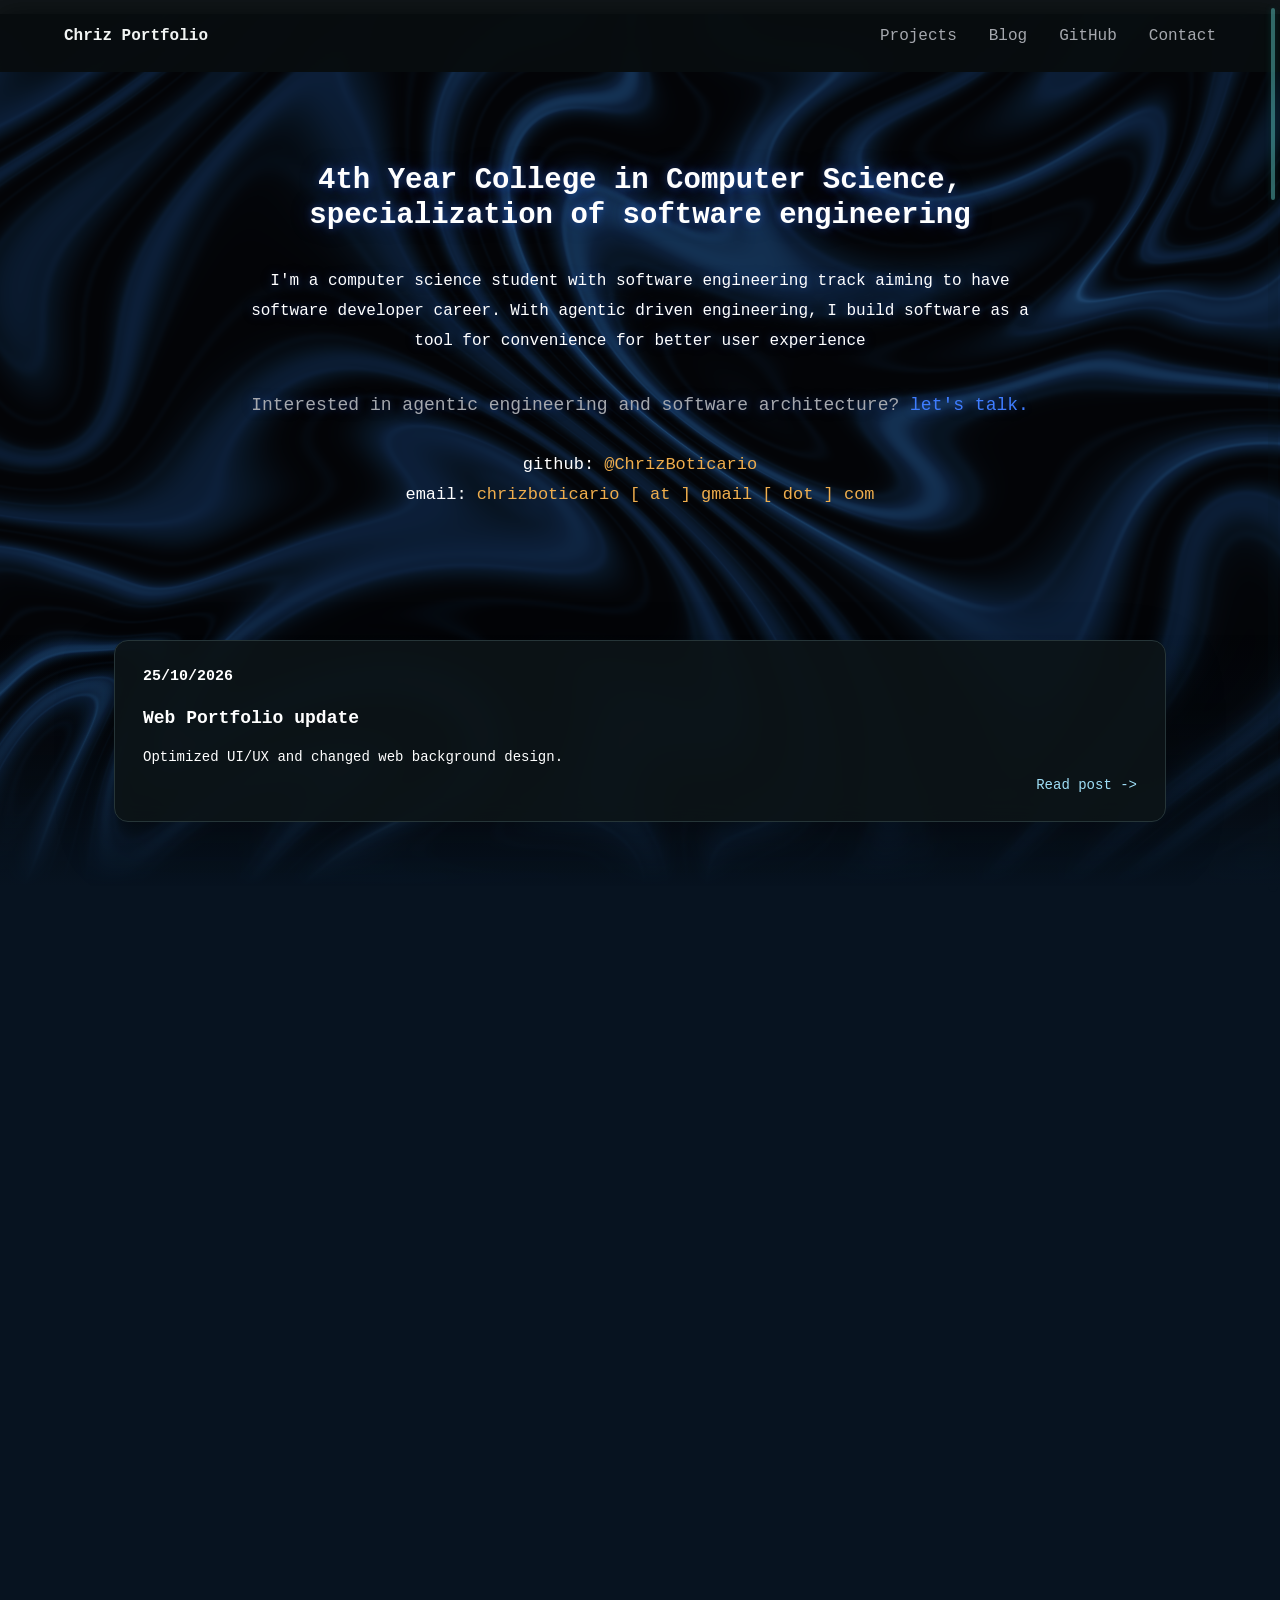
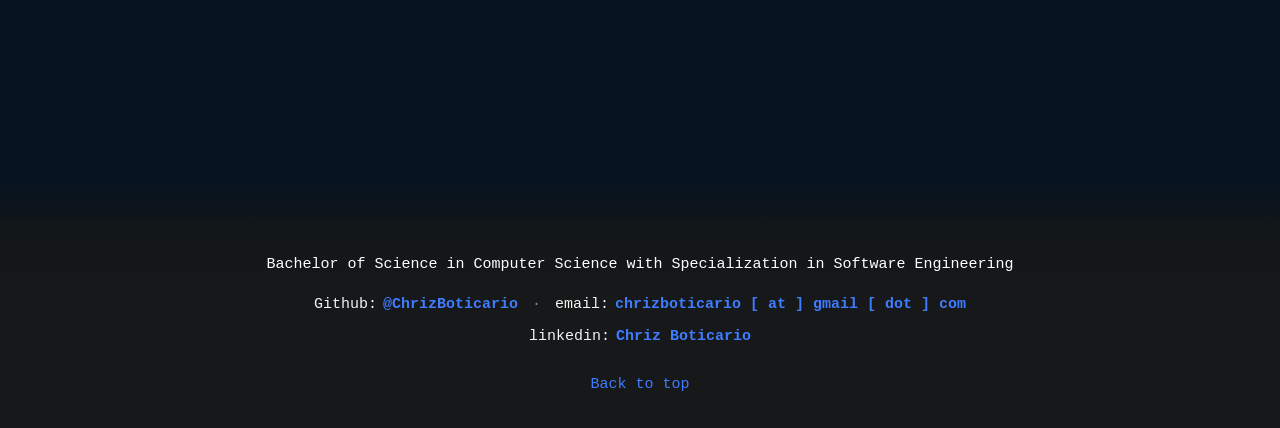
<file: index.html>
<!doctype html>
<html lang="en">
<head>
  <meta charset="utf-8">
  <meta name="viewport" content="width=device-width, initial-scale=1, viewport-fit=cover">
  <meta name="robots" content="noindex">
  <meta http-equiv="refresh" content="0; url=Main.html">
  <title>Chriz Portfolio</title>
  <script>window.location.replace("Main.html");</script>
</head>
<body>
  <p>Opening <a href="Main.html">Chriz Portfolio</a>...</p>
</body>
</html>
</file>
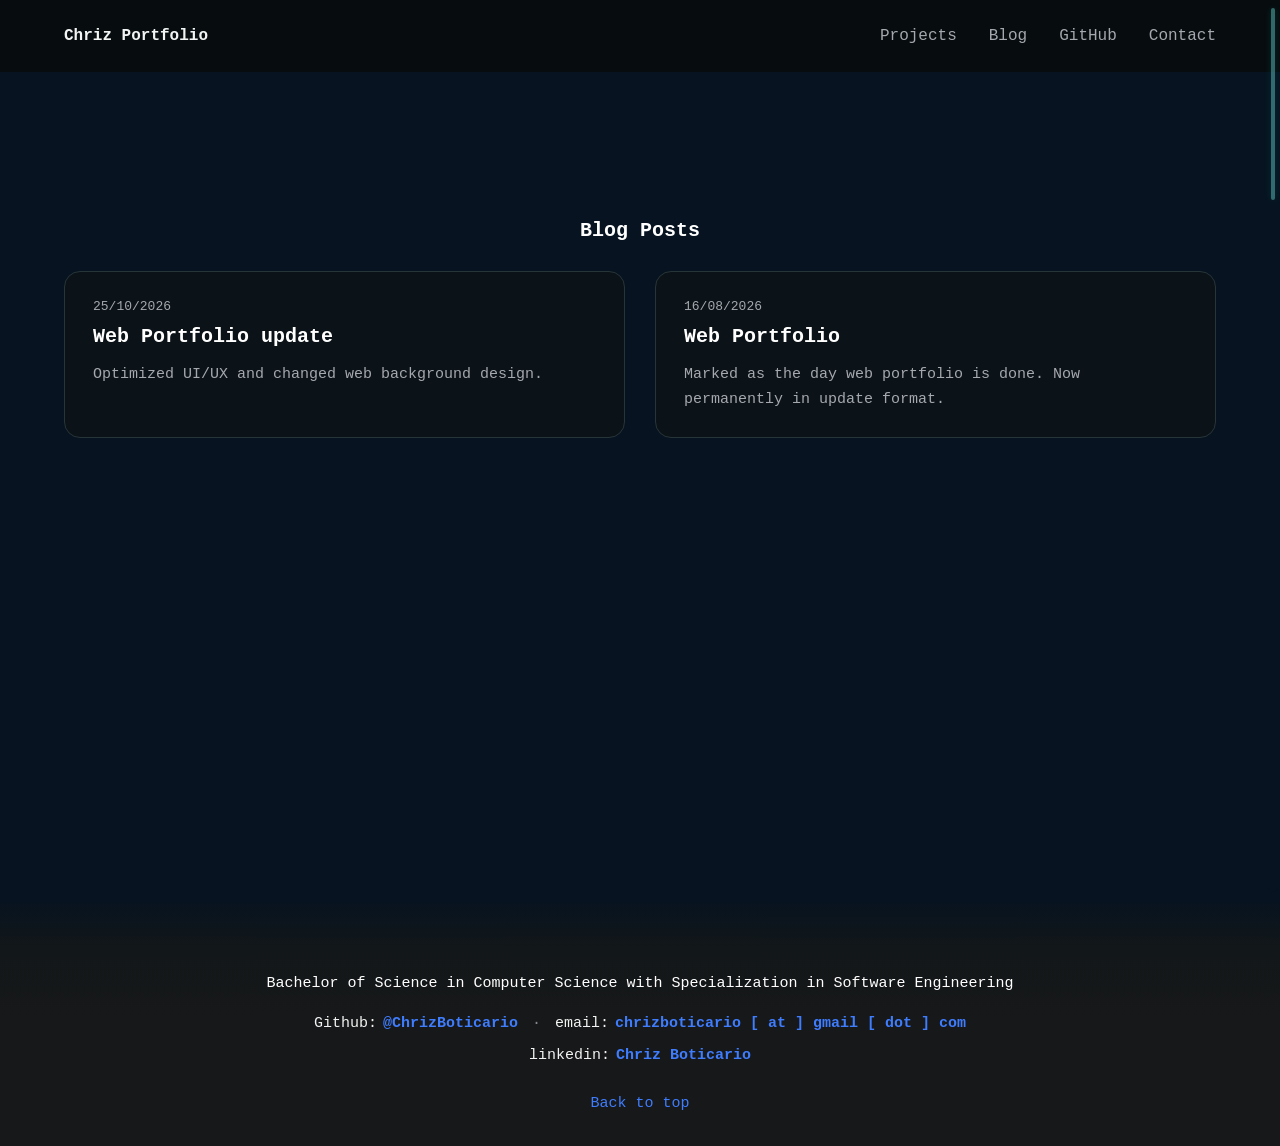
<file: blog.html>
<!doctype html>
<html lang="en">
<head>
  <meta charset="utf-8">
  <meta name="viewport" content="width=device-width, initial-scale=1, viewport-fit=cover">
  <meta name="description" content="Writing notes from Chriz about software engineering, learning, and project decisions.">
  <meta name="theme-color" content="#080d0f">
  <title>Blog | Chriz Portfolio</title>
  <link rel="icon" href="data:image/svg+xml,%3Csvg xmlns='http://www.w3.org/2000/svg' viewBox='0 0 32 32'%3E%3Crect width='32' height='32' fill='%23080d0f'/%3E%3Cpath d='M9 7H5v18h4M23 7h4v18h-4' fill='none' stroke='%232fd3bd' stroke-width='2'/%3E%3C/svg%3E">
  <link rel="stylesheet" href="css/style.css?v=20261020-scrollbar-2in">
  <link rel="stylesheet" href="css/blog.css?v=20261025-blog-neon-navy">
</head>
<body id="top">
  <a class="skip-link" href="#main-content">Skip to content</a>
  <header class="site-header">
    <a class="brand" href="Main.html">Chriz Portfolio</a>
    <button class="menu-toggle" type="button" aria-expanded="false" aria-controls="primary-navigation" aria-label="Open navigation" data-menu-toggle>
      <span aria-hidden="true"></span>
      <span aria-hidden="true"></span>
    </button>
    <nav class="primary-navigation" id="primary-navigation" aria-label="Primary navigation" data-navigation>
      <a class="nav-link" href="Main.html#work">Projects</a>
      <a class="nav-link" href="blog.html">Blog</a>
      <a class="nav-link" href="https://github.com/ChrizBoticario" target="_blank" rel="noreferrer">GitHub</a>
      <a class="nav-link" href="Main.html#contact">Contact</a>
    </nav>
  </header>

  <main id="main-content" class="blog-main">
    <h2 class="blog-section-title">Blog Posts</h2>

    <div class="blog-list">
      <!--
        BLOG POST TEMPLATE
        ================
        Copy and paste the block below to create a new blog post.
        Place new posts at the TOP of the .blog-list (newest first).
        The blog stack is: old bottom, top latest.

        Requirements:
        - Date formatted as DD/MM/YYYY. This date controls newest-to-oldest sorting.
        - Title.
        - Body paragraph. The first paragraph is also used by the home page latest-blog preview.
        - Optional id. If you do not add one, JavaScript creates one from the date and title.

        Newest post goes above older posts. The home page preview always reads the top/newest post.

        Example:
      -->
      <!--
      <article class="blog-post" data-blog-post>
        <div class="blog-post-inner">
          <span class="blog-post-date">DD/MM/YYYY</span>
          <h3 class="blog-post-title">Your Blog Post Title</h3>
          <div class="blog-post-body">
            <p>Your blog post content goes here. You can add multiple paragraphs by adding more &lt;p&gt; tags.</p>
          </div>
        </div>
      </article>
      -->

      <article class="blog-post" data-blog-post id="web-portfolio-update-2026-10-25">
        <div class="blog-post-inner">
          <span class="blog-post-date">25/10/2026</span>
          <h3 class="blog-post-title">Web Portfolio update</h3>
          <div class="blog-post-body">
            <p>Optimized UI/UX and changed web background design.</p>
          </div>
        </div>
      </article>

      <article class="blog-post" data-blog-post id="placeholder-post">
        <div class="blog-post-inner">
          <span class="blog-post-date">16/08/2026</span>
          <h3 class="blog-post-title">Web Portfolio</h3>
          <div class="blog-post-body">
            <p>Marked as the day web portfolio is done. Now permanently in update format.</p>
          </div>
        </div>
      </article>

    </div>
  </main>

  <footer class="site-footer compact-footer">
    <p class="footer-degree">Bachelor of Science in Computer Science with Specialization in Software Engineering</p>
    <nav class="footer-profile-line" aria-label="Profile links">
      <a href="https://www.linkedin.com/in/chriz-boticario-026060381/" target="_blank" rel="noreferrer">linkedin:<strong>Chriz Boticario</strong></a>
    </nav>
    <a class="back-to-top" href="#top">Back to top</a>
  </footer>
  <script src="js/main.js?v=20261025-current-interactions" defer></script>

</body>
</html>
</file>
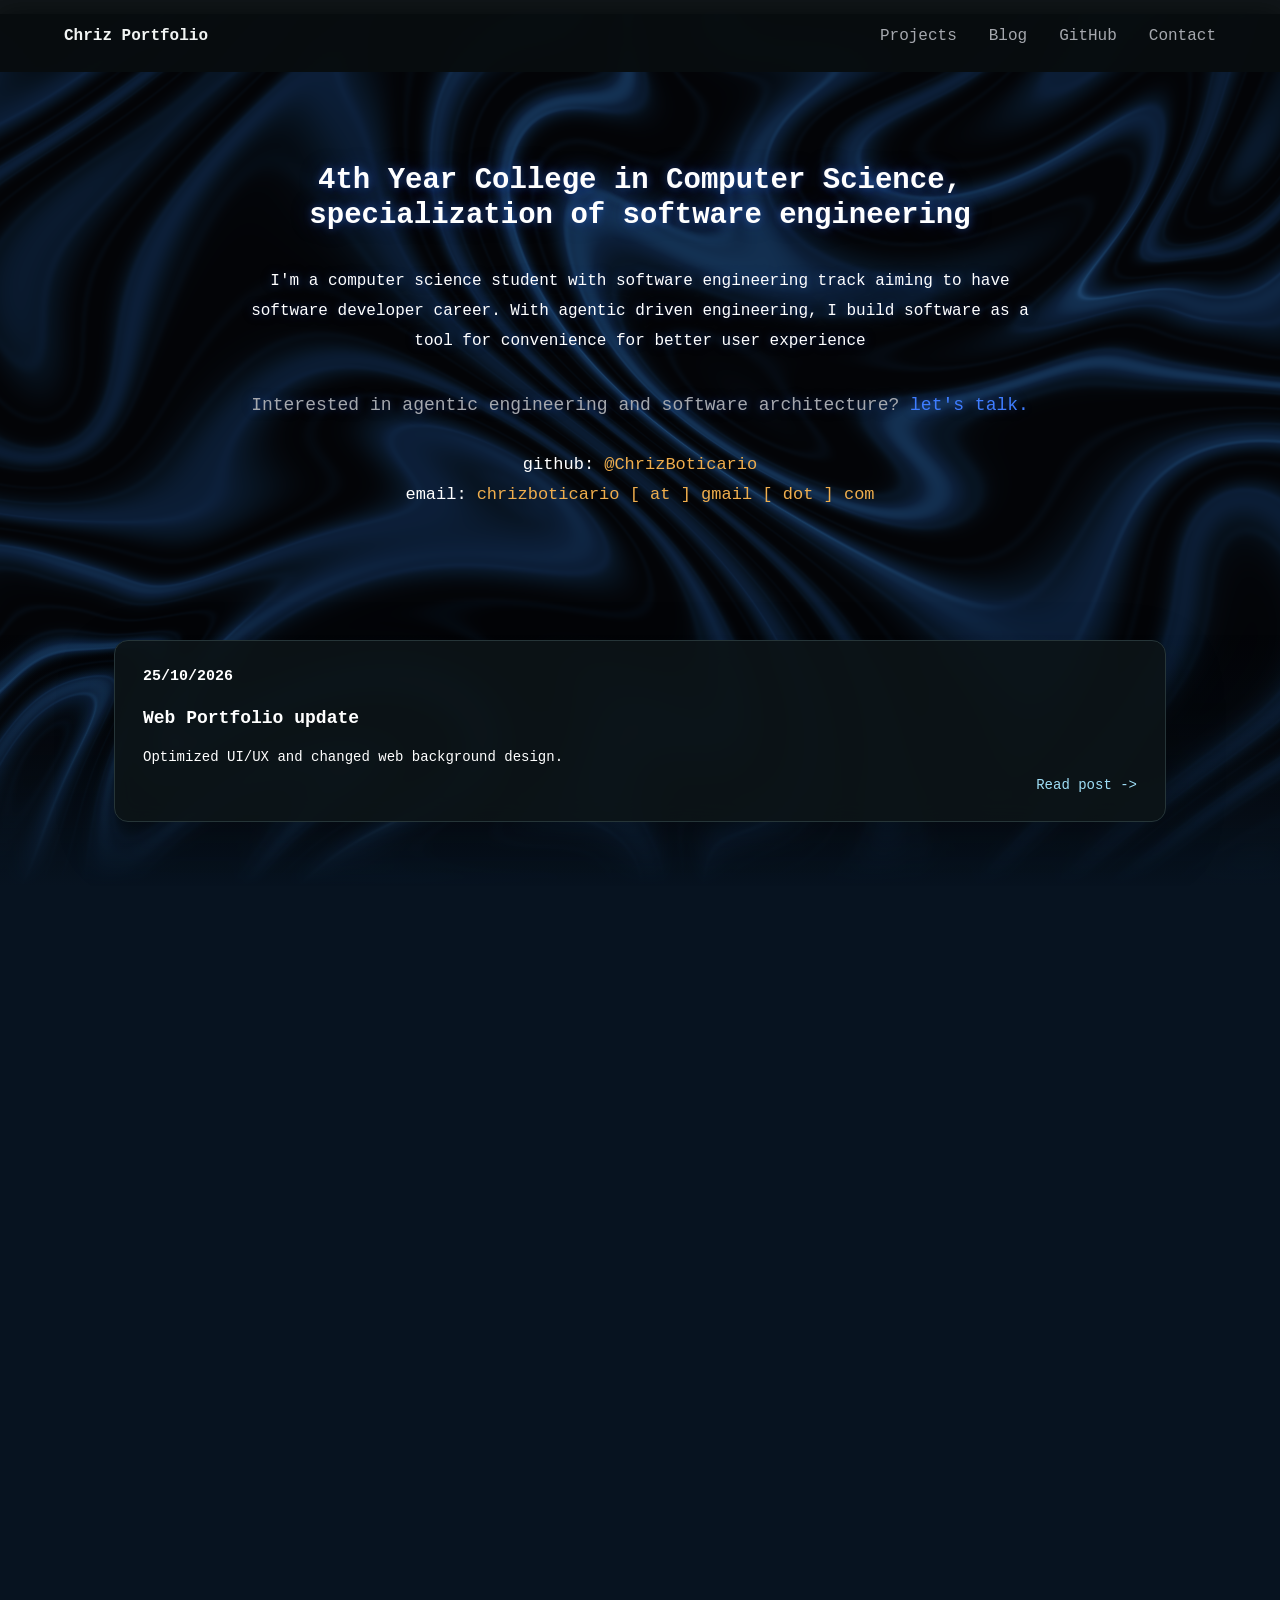
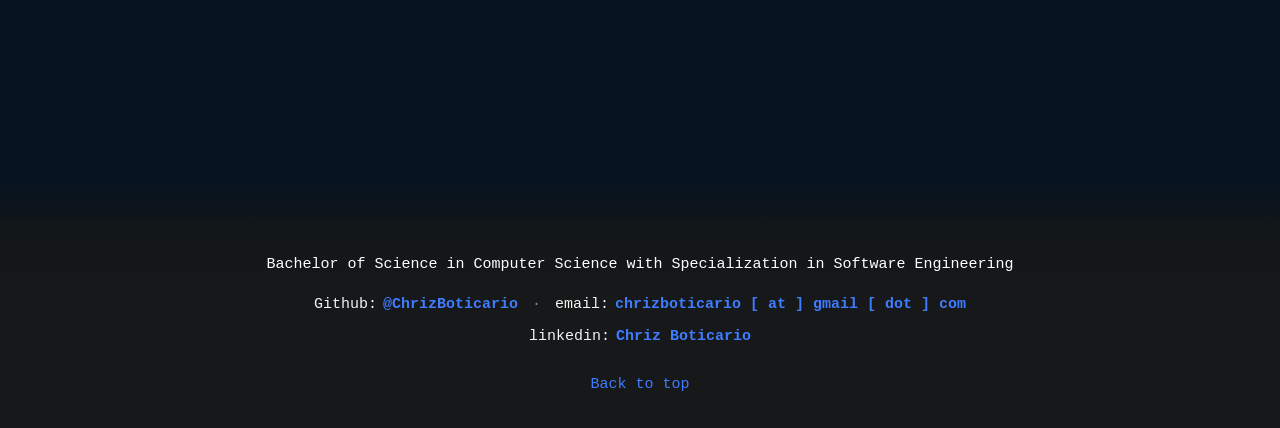
<file: Main.html>
<!doctype html>
<html lang="en">
<head>
  <meta charset="utf-8">
  <meta name="viewport" content="width=device-width, initial-scale=1, viewport-fit=cover">
  <meta name="description" content="Chriz's portfolio: software projects, certifications, education, and contact details.">
  <meta name="theme-color" content="#080d0f">
  <title>Chriz Web Portfolio</title>
  <link rel="icon" href="data:image/svg+xml,%3Csvg xmlns='http://www.w3.org/2000/svg' viewBox='0 0 32 32'%3E%3Crect width='32' height='32' fill='%23080d0f'/%3E%3Cpath d='M9 7H5v18h4M23 7h4v18h-4' fill='none' stroke='%232fd3bd' stroke-width='2'/%3E%3C/svg%3E">
  <link rel="stylesheet" href="css/style.css?v=20261025-brand-hover">
  <link rel="stylesheet" href="css/home.css?v=20261025-neon-navy-hover">
  <link rel="stylesheet" href="css/intro.css?v=20261020">
  <script src="js/intro.js?v=20261025-entry-aware"></script>
</head>
<body id="top">
  <div class="intro-stage" aria-hidden="true">
    <div class="intro-sphere"></div>
    <div class="intro-wave"></div>
  </div>
  <div class="intro-page" data-intro-page>
  <a class="skip-link" href="#main-content">Skip to content</a>
  <div class="marble-background" aria-hidden="true">
    <canvas class="marble-background-media" data-marble-background></canvas>
  </div>

  <header class="site-header" data-header>
    <a class="brand" href="Main.html" data-home-brand>Chriz Portfolio</a>
    <button class="menu-toggle" type="button" aria-expanded="false" aria-controls="primary-navigation" aria-label="Open navigation" data-menu-toggle>
      <span aria-hidden="true"></span>
      <span aria-hidden="true"></span>
    </button>
    <nav class="primary-navigation" id="primary-navigation" aria-label="Primary navigation" data-navigation>
      <a class="nav-link" href="#work">Projects</a>
      <a class="nav-link" href="blog.html">Blog</a>
      <a class="nav-link" href="https://github.com/ChrizBoticario" target="_blank" rel="noreferrer" data-header-link="github">GitHub</a>
      <a class="nav-link" href="#contact">Contact</a>
    </nav>
  </header>

  <main id="main-content">
    <section class="hero" aria-labelledby="hero-title">
      <div class="hero-shade" aria-hidden="true"></div>
      <div class="hero-content">
        <h1 id="hero-title">4th Year College in Computer Science,<br>specialization of software engineering</h1>
        <p class="hero-statement">I'm a computer science student with software engineering track aiming to have software developer career. With agentic driven engineering, I build software as a tool for convenience for better user experience</p>
        <p class="hero-invitation">Interested in agentic engineering and software architecture? <a class="hero-talk-button" href="#contact">let's talk.</a></p>

        <div class="quick-contact" aria-label="Quick contact">
          <button class="copy-contact" type="button" data-copy="github">
            <span class="contact-label">github:</span>
            <span data-contact-display="github">@ChrizBoticario</span>
          </button>
          <button class="copy-contact" type="button" data-copy="email">
            <span class="contact-label">email:</span>
            <span data-contact-display="email">chrizboticario [ at ] gmail [ dot ] com</span>
          </button>
        </div>
        <p class="copy-status" data-copy-status aria-live="polite"></p>
      </div>
    </section>

    <section class="blog-preview-section" aria-labelledby="latest-blog-title">
      <a class="blog-preview reveal" href="blog.html#placeholder-post">
        <span class="blog-kicker">16/08/2026</span>
        <strong id="latest-blog-title">Web Portfolio</strong>
        <span class="blog-statement">Marked as the day web portfolio is done. Now permanently in update format.</span>
        <span class="blog-read">Read post -&gt;</span>
      </a>
    </section>

    <section class="work-section" id="work" aria-labelledby="work-title">
      <div class="section">
        <div class="section-heading reveal">
          <div>
            <h2 id="work-title">Projects</h2>
          </div>
        </div>
        <div class="project-list" data-project-list></div>
      </div>
    </section>

  </main>

  <footer class="site-footer" id="contact">
    <p class="footer-degree">Bachelor of Science in Computer Science with Specialization in Software Engineering</p>
    <nav class="footer-contact-line" aria-label="Contact and profile links">
      <a href="https://github.com/ChrizBoticario" target="_blank" rel="noreferrer">Github:<strong>@ChrizBoticario</strong></a>
      <span aria-hidden="true">·</span>
      <button type="button" data-copy="email">email:<strong>chrizboticario [ at ] gmail [ dot ] com</strong></button>
    </nav>
    <nav class="footer-profile-line" aria-label="Profile links">
      <a href="https://www.linkedin.com/in/chriz-boticario-026060381/" target="_blank" rel="noreferrer">linkedin:<strong>Chriz Boticario</strong></a>
    </nav>
    <a class="back-to-top" href="#top">Back to top</a>
  </footer>

  </div>
  <script src="js/main.js?v=20261025-current-interactions" defer></script>
  <script src="js/background-webgl.js?v=20261020-marble-webgl" defer></script>
  <script src="js/projects.js?v=20260928-project-interactions" defer></script>
</body>
</html>
</file>
<file: css/style.css>
:root {
  color-scheme: dark;
  --ink: #080d0f;
  --navy: #071320;
  --ink-raised: #0d1417;
  --ink-soft: #111a1d;
  --text: #f1f4f3;
  --muted: #a5a8ae;
  --faint: #617071;
  --line: #263538;
  --teal: #2fd3bd;
  --teal-dim: #138d80;
  --amber: #f0ae4d;
  --footer-gray: #171819;
  --surface-glass: rgba(13, 20, 23, 0.9);
  --content: 1180px;
  --gutter: clamp(20px, 5vw, 72px);
  --header-height: 72px;
  --tap-target: 44px;
  --hover-duration: 600ms;
  --hover-ease: cubic-bezier(0.2, 0.7, 0.2, 1);
  --modal-duration: 650ms;
}

* { box-sizing: border-box; }
html {
  scroll-behavior: auto;
  scrollbar-width: none;
}
html::-webkit-scrollbar { display: none; }
.page-scrollbar {
  position: fixed;
  z-index: 40;
  top: 8px;
  right: 2px;
  bottom: 8px;
  width: 10px;
  border-radius: 8px;
  background: rgba(12, 28, 35, 0.12);
  touch-action: none;
  cursor: pointer;
  opacity: 1;
  transform: translateX(0);
  transition: opacity 260ms ease, transform 360ms cubic-bezier(0.2, 0.7, 0.2, 1);
}
.page-scrollbar[hidden] { display: none; }
.page-scrollbar.is-hidden:not(:hover):not(:focus-visible):not(.is-dragging) {
  opacity: 0;
  transform: translateX(calc(100% + 4px));
  pointer-events: none;
}
.page-scrollbar-thumb {
  position: absolute;
  top: 0;
  left: 3px;
  width: 4px;
  height: 2in;
  border-radius: 6px;
  background: rgba(95, 205, 198, 0.48);
  box-shadow: 0 0 7px rgba(47, 211, 189, 0.14);
  transition: background-color 250ms ease, box-shadow 250ms ease;
}
.page-scrollbar:hover .page-scrollbar-thumb,
.page-scrollbar:focus-visible .page-scrollbar-thumb,
.page-scrollbar.is-dragging .page-scrollbar-thumb {
  background: rgba(138, 241, 225, 0.72);
  box-shadow: 0 0 10px rgba(47, 211, 189, 0.3);
}
.page-scrollbar:focus-visible { outline: 2px solid var(--amber); outline-offset: 2px; }
.intro-active .page-scrollbar { visibility: hidden; }
body {
  position: relative;
  margin: 0;
  overflow-x: clip;
  background: var(--navy);
  color: var(--text);
  font-family: Consolas, "Courier New", monospace;
  font-size: 16px;
  line-height: 1.65;
  letter-spacing: 0;
}
body::selection { background: var(--teal); color: var(--ink); }
a { color: inherit; text-decoration: none; }
button { font: inherit; letter-spacing: 0; }
a, button { -webkit-tap-highlight-color: transparent; }
a:focus-visible, button:focus-visible { outline: 2px solid var(--amber); outline-offset: 5px; }

.marble-background {
  position: absolute;
  top: 0;
  right: 0;
  left: 0;
  z-index: 0;
  /* Preserve the original video area over the hero and latest-blog preview. */
  height: clamp(840px, 100svh, 1040px);
  overflow: hidden;
  pointer-events: none;
  background: var(--navy);
}

.marble-background-media {
  position: absolute;
  inset: 0;
  width: 100%;
  height: 100%;
  min-width: 0;
  min-height: 0;
  display: block;
}

.marble-background::before {
  content: "";
  position: absolute;
  inset: 0;
  z-index: 1;
  --fade-length: clamp(210px, 28svh, 320px);
  pointer-events: none;
  background: linear-gradient(
    to bottom,
    transparent calc(var(--marble-end, 100%) - var(--fade-length)),
    color-mix(in srgb, var(--navy) 14%, transparent) calc(var(--marble-end, 100%) - var(--fade-length) * 0.7),
    color-mix(in srgb, var(--navy) 60%, transparent) calc(var(--marble-end, 100%) - var(--fade-length) * 0.28),
    var(--navy) var(--marble-end, 100%)
  );
}

.skip-link {
  position: fixed;
  top: 10px;
  left: 10px;
  z-index: 100;
  padding: 8px 12px;
  background: var(--text);
  color: var(--ink);
  transform: translateY(-160%);
}
.skip-link:focus { transform: translateY(0); }

.site-header {
  position: sticky;
  top: 0;
  z-index: 20;
  height: var(--header-height);
  display: flex;
  align-items: center;
  justify-content: space-between;
  padding-right: max(var(--gutter), env(safe-area-inset-right));
  padding-left: max(var(--gutter), env(safe-area-inset-left));
  border-bottom: 0;
  background: rgba(8, 13, 15, 0.96);
  backdrop-filter: blur(14px);
}

main {
  position: relative;
  z-index: 1;
}
.brand {
  min-height: var(--tap-target);
  display: inline-flex;
  align-items: center;
  position: relative;
  font-size: 1rem;
  font-weight: 700;
  transition: color var(--hover-duration) var(--hover-ease), transform var(--hover-duration) var(--hover-ease);
}
.brand::after {
  content: "";
  position: absolute;
  bottom: 10px;
  left: 0;
  width: 100%;
  height: 1px;
  background: var(--neon-navy, #3f7dff);
  transform: scaleX(0);
  transform-origin: right;
  transition: transform var(--hover-duration) var(--hover-ease);
}
.brand:hover,
.brand:focus-visible {
  color: var(--neon-navy, #3f7dff);
  transform: translateY(-2px);
}
.brand:hover::after,
.brand:focus-visible::after {
  transform: scaleX(1);
  transform-origin: left;
}
.primary-navigation { display: flex; align-items: center; gap: clamp(18px, 2.5vw, 34px); }
.nav-link {
  min-height: var(--tap-target);
  display: inline-flex;
  align-items: center;
  color: var(--muted);
  position: relative;
  transition: color var(--hover-duration) var(--hover-ease), transform var(--hover-duration) var(--hover-ease);
}
.nav-link::after {
  content: "";
  position: absolute;
  bottom: 10px;
  left: 0;
  width: 100%;
  height: 1px;
  background: var(--neon-navy, #3f7dff);
  transform: scaleX(0);
  transform-origin: right;
  transition: transform var(--hover-duration) var(--hover-ease);
}
.nav-link:hover,
.nav-link:focus-visible {
  color: var(--neon-navy, #3f7dff);
  transform: translateY(-2px);
}
.nav-link:hover::after,
.nav-link:focus-visible::after {
  transform: scaleX(1);
  transform-origin: left;
}
.nav-link.is-disabled { color: var(--faint); cursor: not-allowed; }
.menu-toggle { display: none; width: var(--tap-target); height: var(--tap-target); padding: 0; border: 1px solid var(--line); border-radius: 3px; background: transparent; color: var(--text); cursor: pointer; }
.menu-toggle span { display: block; width: 18px; height: 1px; margin: 0 auto; background: currentColor; transition: transform 180ms ease; }
.menu-toggle span + span { margin-top: 6px; }
.menu-toggle[aria-expanded="true"] span:first-child { transform: translateY(3.5px) rotate(45deg); }
.menu-toggle[aria-expanded="true"] span:last-child { transform: translateY(-3.5px) rotate(-45deg); }

.section {
  max-width: var(--content);
  margin: 0 auto;
  padding: clamp(88px, 10vw, 148px) var(--gutter);
}
.section-heading {
  display: grid;
  grid-template-columns: minmax(0, 680px);
  gap: 24px;
  margin-bottom: clamp(48px, 7vw, 82px);
}
.section-number, .hero-index, .about-label, .credential-code {
  margin: 0;
  color: var(--teal);
  font-size: 0.78rem;
  font-weight: 700;
}
.section-heading h2 {
  margin: 0 0 12px;
  font-size: clamp(2rem, 4vw, 3.8rem);
  line-height: 1.05;
}
.section-heading p { margin: 0; color: var(--muted); max-width: 650px; }

.reveal { opacity: 0; transform: translateY(24px); transition: opacity 650ms ease, transform 650ms ease; }
.reveal.is-visible { opacity: 1; transform: none; }

.site-footer {
  position: relative;
  border-top: 0;
  padding: 72px max(var(--gutter), env(safe-area-inset-right)) max(30px, env(safe-area-inset-bottom)) max(var(--gutter), env(safe-area-inset-left));
  background: linear-gradient(to bottom, var(--navy) 0, #121719 48px, var(--footer-gray) 120px);
  color: #fff;
  text-align: center;
}
.site-footer::before {
  content: none;
}
.footer-degree,
.footer-contact-line,
.footer-profile-line,
.back-to-top { max-width: var(--content); margin-left: auto; margin-right: auto; font-size: 15px; line-height: 1.6; }
.footer-degree { margin-top: 0; margin-bottom: 16px; color: #fff; }
.footer-contact-line,
.footer-profile-line {
  display: flex;
  flex-wrap: wrap;
  justify-content: center;
  gap: 8px 14px;
  color: #85888d;
}
.footer-contact-line { margin-bottom: 8px; }
.footer-profile-line { margin-bottom: 22px; }
.footer-contact-line a,
.footer-contact-line button,
.footer-profile-line a {
  padding: 0;
  border: 0;
  background: transparent;
  color: var(--text);
  cursor: pointer;
  transition: color var(--hover-duration) var(--hover-ease), transform var(--hover-duration) var(--hover-ease), text-decoration-color var(--hover-duration) var(--hover-ease);
}
.footer-contact-line strong,
.footer-profile-line strong {
  margin-left: 6px;
  color: var(--neon-navy, #3f7dff);
  font-weight: 700;
}
.footer-contact-line a:hover,
.footer-contact-line button:hover,
.footer-profile-line a:hover,
.back-to-top:hover {
  color: #a9c4ff;
  transform: translateY(-2px);
}
.back-to-top {
  display: inline-block;
  color: var(--neon-navy, #3f7dff);
  transition: color var(--hover-duration) var(--hover-ease), transform var(--hover-duration) var(--hover-ease), text-decoration-color var(--hover-duration) var(--hover-ease);
}

.site-toast {
  position: fixed;
  top: max(calc(var(--header-height) + 12px), env(safe-area-inset-top));
  left: 50%;
  z-index: 200;
  max-width: calc(100vw - 40px);
  padding: 16px 20px;
  border: 1px solid var(--line);
  border-radius: 14px;
  background: rgba(13, 20, 23, 0.94);
  box-shadow: 0 22px 60px rgba(0, 0, 0, 0.32), 0 0 24px rgba(47, 211, 189, 0.12);
  backdrop-filter: blur(12px);
  color: var(--text);
  white-space: nowrap;
  opacity: 0;
  transform: translate(-50%, -20px);
  visibility: hidden;
  pointer-events: none;
  transition: opacity 250ms var(--hover-ease), transform 250ms var(--hover-ease), visibility 250ms var(--hover-ease);
}
.site-toast.is-visible {
  opacity: 1;
  transform: translate(-50%, 0);
  visibility: visible;
}
@media (max-width: 700px) {
  :root { --header-height: 62px; }
  body { font-size: 15px; }
  .section-heading { grid-template-columns: 1fr; gap: 10px; }
  .marble-background { height: max(100svh, 1060px); }
  .footer-contact-line,
  .footer-profile-line { flex-direction: column; align-items: center; gap: 4px; }
  .footer-contact-line > span,
  .footer-profile-line > span { display: none; }
}

@media (max-width: 760px) {
  .menu-toggle { display: block; }
  .primary-navigation {
    position: absolute;
    top: calc(100% + 1px);
    right: max(12px, env(safe-area-inset-right));
    left: max(12px, env(safe-area-inset-left));
    display: grid;
    gap: 0;
    padding: 8px 16px;
    border: 1px solid var(--line);
    border-top: 0;
    border-radius: 0 0 12px 12px;
    background: #0a1012;
    visibility: hidden;
    opacity: 0;
    transform: translateY(-8px);
    pointer-events: none;
    transition: opacity 180ms ease, transform 180ms ease, visibility 180ms ease;
  }
  .primary-navigation.is-open { visibility: visible; opacity: 1; transform: none; pointer-events: auto; }
  .primary-navigation .nav-link { justify-content: space-between; border-bottom: 1px solid var(--line); }
  .primary-navigation .nav-link:last-child { border-bottom: 0; }
}

@media (prefers-reduced-motion: reduce) {
  html { scroll-behavior: auto; }
  *, *::before, *::after { animation-duration: 0.01ms !important; animation-iteration-count: 1 !important; transition-duration: 0.01ms !important; }
  .reveal { opacity: 1; transform: none; }
}
</file>
<file: css/blog.css>
.blog-main {
  min-height: calc(100svh - var(--header-height));
  padding: calc(var(--header-height) + 70px) var(--gutter) 110px;
  background: var(--navy);
}

.blog-section-title {
  max-width: var(--content);
  margin: 0 auto 24px;
  text-align: center;
  color: #fff;
  font-family: "Consolas", "Monaco", "Courier New", monospace;
  font-size: 20px;
  font-weight: 600;
}

.blog-list {
  max-width: var(--content);
  margin: 0 auto;
  display: grid;
  grid-template-columns: repeat(auto-fit, minmax(min(100%, 320px), 1fr));
  gap: clamp(20px, 2.5vw, 30px);
  align-items: stretch;
}

.blog-post {
  min-width: 0;
  width: 100%;
  display: flex;
  flex-direction: column;
  border: 1px solid var(--line);
  border-radius: 16px;
  background: rgba(13, 20, 23, 0.92);
  overflow: hidden;
  transition: border-color var(--hover-duration) var(--hover-ease),
              transform var(--hover-duration) var(--hover-ease),
              box-shadow var(--hover-duration) var(--hover-ease),
              background-color var(--hover-duration) var(--hover-ease);
}

/* Blog cards replay their reveal with the same motion language as projects. */
.blog-post.reveal {
  opacity: 0;
  transform: translateY(24px);
  transition: opacity 650ms ease,
              transform 650ms ease,
              border-color var(--hover-duration) var(--hover-ease),
              box-shadow var(--hover-duration) var(--hover-ease),
              background-color var(--hover-duration) var(--hover-ease);
  transition-delay: var(--reveal-delay, 0ms);
}

.blog-post.reveal.is-visible {
  opacity: 1;
  transform: none;
}

.blog-post.reveal.is-visible:hover,
.blog-post.reveal.is-visible:focus-visible {
  transform: translateY(-4px);
}
.blog-post:hover,
.blog-post:focus-visible {
  border-color: rgba(63, 125, 255, 0.82);
  transform: translateY(-4px);
  box-shadow: 0 28px 72px rgba(0, 0, 0, 0.32), 0 0 18px rgba(47, 105, 235, 0.2), 0 0 38px rgba(47, 105, 235, 0.08), inset 0 0 18px rgba(47, 105, 235, 0.035);
  background: rgba(13, 20, 23, 0.98);
}

.blog-post-inner {
  display: flex;
  flex: 1;
  flex-direction: column;
  padding: 24px 28px;
}

.blog-post-date {
  display: block;
  color: var(--muted);
  font-size: 13px;
  font-weight: 400;
  margin-bottom: 8px;
}

.blog-post-title {
  margin: 0 0 14px;
  color: #fff;
  font-size: 20px;
  font-weight: 600;
  line-height: 1.2;
}

.blog-post-body {
  color: var(--muted);
  font-size: 15px;
  line-height: 1.65;
}

.blog-post-body p {
  margin: 0;
}


.blog-post[role="button"] {
  cursor: pointer;
}
@media (prefers-reduced-motion: reduce) {
  .blog-post {
    transition: none;
  }
}
</file>
<file: css/home.css>
:root {
  --neon-navy: #3f7dff;
  --neon-navy-border: rgba(63, 125, 255, 0.82);
  --neon-navy-glow: rgba(47, 105, 235, 0.2);
}

.hero {
  position: relative;
  min-height: clamp(520px, calc(72svh - var(--header-height)), 650px);
  display: grid;
  place-items: center;
  overflow: hidden;
  background: transparent;
}
.hero-shade {
  display: none;
}
.hero::after {
  content: none;
}
.hero-content {
  position: relative;
  z-index: 2;
  width: min(900px, calc(100% - 40px));
  padding: 56px 0 70px;
  text-align: center;
}
.hero h1 {
  margin: 0;
  color: #fff;
  font-size: 29px;
  font-weight: 700;
  line-height: 1.2;
  text-shadow: 0 0 8px rgba(63, 125, 255, 0.48), 0 0 22px rgba(29, 73, 170, 0.34);
}
.hero-statement {
  max-width: 780px;
  margin: 32px auto 0;
  color: #fff;
  font-size: 16px;
  font-weight: 400;
  line-height: 1.9;
  text-shadow: 0 0 8px rgba(55, 115, 255, 0.35), 0 0 18px rgba(25, 64, 155, 0.24);
}
.hero-invitation {
  max-width: 960px;
  margin: 34px auto 0;
  color: #a5a8ae;
  font-size: 18px;
  font-weight: 400;
  text-shadow: 0 0 8px rgba(55, 115, 255, 0.35), 0 0 18px rgba(25, 64, 155, 0.24);
}
.hero-talk-button {
  display: inline;
  margin: 0;
  padding: 0;
  border: 0;
  color: var(--neon-navy);
  font-size: inherit;
  line-height: inherit;
  text-decoration: none;
  transition: color var(--hover-duration) var(--hover-ease);
}
.hero-talk-button:hover,
.hero-talk-button:focus-visible {
  color: #a9c4ff;
}
.quick-contact {
  width: min(650px, 100%);
  margin: 30px auto 0;
  display: grid;
  gap: 0;
  text-shadow: 0 0 8px rgba(55, 115, 255, 0.35), 0 0 18px rgba(25, 64, 155, 0.24);
}
.copy-contact {
  width: 100%;
  min-height: 28px;
  display: flex;
  align-items: center;
  justify-content: center;
  gap: 10px;
  border: 0;
  border-radius: 0;
  background: transparent;
  color: #fff;
  font-size: 17px;
  font-weight: 400;
  cursor: pointer;
  transition: color var(--hover-duration) var(--hover-ease), transform var(--hover-duration) var(--hover-ease);
}
.copy-contact:hover { color: var(--neon-navy); transform: translateY(-1px); }
.contact-label { color: #fff; }
.copy-contact [data-contact-display] { color: var(--amber); }
.copy-status { min-height: 1.65em; margin: 10px 0 0; color: var(--teal); font-size: 0.82rem; }

.blog-preview-section {
  position: relative;
  max-width: var(--content);
  margin: -8px auto 0;
  padding: 0 var(--gutter) clamp(34px, 6vw, 64px);
  background: transparent;
}
.blog-preview-section::before {
  content: none;
}
.blog-preview {
  position: relative;
  display: grid;
  min-height: 182px;
  padding: 24px 28px;
  border: 1px solid var(--line);
  border-radius: 14px;
  background: rgba(13, 20, 23, 0.92);
  box-shadow: 0 22px 60px rgba(0, 0, 0, 0.22);
  backdrop-filter: blur(12px);
  transition: transform 360ms var(--hover-ease), border-color 360ms var(--hover-ease), box-shadow 360ms var(--hover-ease), background 360ms var(--hover-ease);
}
.blog-preview:hover,
.blog-preview:focus-visible {
  border-color: var(--neon-navy-border);
  transform: translateY(-3px);
  box-shadow: 0 28px 72px rgba(0, 0, 0, 0.32), 0 0 20px var(--neon-navy-glow), 0 0 42px rgba(47, 105, 235, 0.08);
  background: rgba(13, 20, 23, 0.98);
}
.blog-kicker {
  color: #fff;
  font-size: 15px;
  font-weight: 600;
  text-transform: uppercase;
}
.blog-preview strong {
  margin-top: 12px;
  color: #fff;
  font-size: 18px;
  font-weight: 600;
}
.blog-statement {
  max-width: 920px;
  margin-top: 10px;
  color: #fff;
  font-size: 14px;
  font-weight: 400;
}
.blog-read {
  justify-self: end;
  align-self: end;
  color: #9fdff7;
  font-size: 14px;
  font-weight: 500;
  text-decoration: none;
  transition: color var(--hover-duration) var(--hover-ease);
}
.blog-preview:hover .blog-read,
.blog-preview:focus-visible .blog-read { color: #b7eaff; }

.work-section {
  position: relative;
  background: var(--navy);
}
.work-section .section {
  padding-top: clamp(46px, 6vw, 78px);
}
.work-section .section-heading {
  grid-template-columns: 1fr;
  justify-items: center;
  text-align: center;
}
.project-list { display: grid; grid-template-columns: repeat(auto-fit, minmax(min(100%, 320px), 1fr)); gap: clamp(20px, 2.5vw, 30px); align-items: stretch; }
.project {
  min-width: 0;
  display: flex;
  flex-direction: column;
  border: 1px solid var(--line);
  border-radius: 16px;
  background: rgba(13, 20, 23, 0.92);
  cursor: pointer;
  opacity: 1;
  overflow: hidden;
  transition: opacity 650ms ease, border-color var(--hover-duration) var(--hover-ease), box-shadow var(--hover-duration) var(--hover-ease), background var(--hover-duration) var(--hover-ease), transform 650ms ease;
}
.project.reveal {
  opacity: 0;
  transform: translateY(24px);
  transition-delay: var(--reveal-delay, 0ms), 0ms, 0ms, 0ms, var(--reveal-delay, 0ms);
}
.project.reveal.is-visible {
  opacity: 1;
  transform: translateY(0);
}
.project.reveal.is-visible:hover,
.project.reveal.is-visible:focus-within { transform: translateY(-3px); }
.project:focus-visible {
  outline: 2px solid var(--neon-navy);
  outline-offset: 4px;
}

.project:hover,
.project:focus-within {
  border-color: var(--neon-navy-border);
  box-shadow: 0 28px 72px rgba(0, 0, 0, 0.32), 0 0 18px var(--neon-navy-glow), 0 0 38px rgba(47, 105, 235, 0.08), inset 0 0 18px rgba(47, 105, 235, 0.035);
  background: rgba(13, 20, 23, 0.98);
}
.project-header {
  display: flex;
  align-items: center;
  justify-content: space-between;
  min-height: 54px;
  padding: 14px 18px;
  border-bottom: 1px solid var(--line);
}
.project h3 {
  margin: 0;
  color: #fff;
  font-size: 14px;
  font-weight: 600;
  line-height: 1.2;
  overflow-wrap: anywhere;
}
.project-media {
  position: relative;
  aspect-ratio: 16 / 9;
  overflow: hidden;
  border-bottom: 1px solid var(--line);
  background: var(--ink-soft);
}
.project-media::before {
  content: "";
  position: absolute;
  inset: 0;
  background-image: linear-gradient(rgba(47,211,189,.05) 1px, transparent 1px), linear-gradient(90deg, rgba(47,211,189,.05) 1px, transparent 1px);
  background-size: 28px 28px;
}
.project-media-empty { position: absolute; inset: 0; display: grid; place-content: center; text-align: center; color: var(--faint); }
.project-media-empty strong { color: var(--muted); font-size: 0.85rem; }
.project-media-empty span { font-size: 0.72rem; }
.project video { width: 100%; height: 100%; object-fit: cover; }
.project-details { display: flex; flex: 1; flex-direction: column; padding: 20px; }
.project-description { margin: 0 0 12px; color: var(--muted); font-size: 14px; line-height: 1.55; }
.project-summary { margin: 0 0 22px; color: #fff; font-size: 15px; line-height: 1.65; }
.project-links { display: flex; flex-wrap: wrap; gap: 10px; margin-top: auto; }
.project-links a {
  min-height: 36px;
  display: inline-flex;
  align-items: center;
  padding: 0 14px;
  border: 1px solid rgba(63, 125, 255, 0.5);
  border-radius: 8px;
  color: var(--neon-navy);
  font-size: 14px;
  font-weight: 700;
  transition: color var(--hover-duration) var(--hover-ease), background-color var(--hover-duration) var(--hover-ease), border-color var(--hover-duration) var(--hover-ease), transform var(--hover-duration) var(--hover-ease), box-shadow var(--hover-duration) var(--hover-ease);
}
.project-links a:hover,
.project-links a:focus-visible {
  color: #b8ceff;
  background: rgba(63, 125, 255, 0.15);
  border-color: var(--neon-navy);
  transform: translateY(-2px);
  box-shadow: 0 0 14px rgba(63, 125, 255, 0.24), 0 10px 24px rgba(31, 76, 170, 0.18);
}
.project-links .is-disabled {
  border-color: rgba(63, 125, 255, 0.42);
  color: var(--neon-navy);
  cursor: not-allowed;
}

.credentials-section { border-top: 1px solid var(--line); }
.credential-rail { display: grid; grid-template-columns: 1fr 1fr; border-top: 1px solid var(--line); border-bottom: 1px solid var(--line); }
.credential { padding: 32px; border-radius: 14px; }
.credential + .credential { border-left: 1px solid var(--line); }
.credential h3 { margin: 8px 0 2px; font-size: 1.25rem; }
.credential > p:last-child { margin: 0; color: var(--muted); }

.education-section { padding-top: 60px; }
.education-path { position: relative; display: grid; grid-template-columns: repeat(3, 1fr); gap: 24px; margin: 0; padding: 0; list-style: none; }
.education-path::before { content: ""; position: absolute; top: 28px; left: 12%; right: 12%; border-top: 1px dashed var(--teal-dim); }
.education-path li { position: relative; min-height: 230px; padding: 58px 24px 24px; border: 1px solid var(--line); border-radius: 14px; background: var(--ink); }
.education-step { position: absolute; top: 17px; left: 24px; color: var(--teal); font-size: 0.75rem; }
.education-path li::before { content: ""; position: absolute; z-index: 1; top: 23px; right: 20px; width: 9px; height: 9px; border: 1px solid var(--teal); background: var(--ink); transform: rotate(45deg); }
.education-level { color: var(--faint); font-size: 0.75rem; }
.education-path h3 { margin: 14px 0 6px; font-size: 1.1rem; }
.education-path li > p:last-child { margin: 0; color: var(--muted); font-size: 0.85rem; }
.education-current { border-color: var(--teal-dim) !important; }

@media (max-width: 850px) {
  .education-path { grid-template-columns: 1fr; }
  .education-path::before { top: 30px; bottom: 30px; left: 28px; right: auto; border-top: 0; border-left: 1px dashed var(--teal-dim); }
  .education-path li { margin-left: 28px; }
}
@media (max-width: 600px) {
  .hero { min-height: 740px; }
  .hero-content { width: min(100% - 40px, 520px); padding: 52px 0 78px; }
  .hero h1 { font-size: 24px; }
  .hero-statement { font-size: 15px; line-height: 1.75; }
  .hero-invitation { font-size: 16px; }
  .copy-contact { flex-wrap: wrap; gap: 4px 8px; text-align: center; }
  .project-meta { grid-template-columns: 1fr; }
  .credential-rail { grid-template-columns: 1fr; }
  .credential + .credential { border-left: 0; border-top: 1px solid var(--line); }
}

@media (max-width: 360px) {
  .hero-content { width: calc(100% - 28px); }
  .hero h1 { font-size: 21px; }
  .hero-statement { margin-top: 24px; font-size: 0.95rem; }
  .hero-invitation { font-size: 15px; }
  .quick-contact { margin-top: 26px; }
  .education-path li { margin-left: 20px; padding-right: 18px; padding-left: 20px; }
  .education-path::before { left: 20px; }
}

@media (max-height: 620px) and (orientation: landscape) {
  .hero { min-height: calc(100svh - var(--header-height)); }
  .hero-content { width: min(860px, calc(100% - 40px)); padding: 24px 0 30px; }
  .hero-invitation { display: none; }
  .hero h1 { font-size: 22px; }
  .hero-statement { margin-top: 14px; font-size: 0.86rem; }
  .quick-contact { grid-template-columns: 1fr 1fr; margin-top: 16px; }
  .copy-contact { min-height: 42px; }
  .copy-status { margin-top: 4px; }
}

@media (min-width: 1600px) {
  :root { --content: 1480px; }
  .project-list { grid-template-columns: repeat(3, minmax(0, 1fr)); }
}
</file>
<file: css/intro.css>
/* This wrapper only creates a layout box while the intro is running. */
.intro-page { display: contents; }
.intro-stage { display: none; }

html.intro-active,
.intro-active body {
  overflow: hidden;
  background: #191b20;
}

.intro-active .intro-stage {
  display: block;
  position: fixed;
  inset: 0;
  z-index: 1000;
  overflow: hidden;
  background: #191b20;
  pointer-events: none;
}

.intro-active .intro-page {
  display: block;
  position: fixed;
  inset: 0;
  z-index: 1001;
  overflow: hidden;
  background: var(--navy);
  transform-origin: center center;
  transform: scale(0.025);
  opacity: 0;
  pointer-events: none;
  will-change: transform, opacity;
}

.intro-sphere,
.intro-wave {
  position: absolute;
  top: calc(50% - 14px);
  left: calc(50% - 14px);
  width: 28px;
  height: 28px;
  border-radius: 50%;
  opacity: 0;
}

.intro-sphere {
  background: radial-gradient(circle at 38% 30%, #eefaff 0%, #8bd7ff 15%, #298bff 38%, #124bc2 67%, #071d64 100%);
  box-shadow: 0 0 12px #67baff, 0 0 32px #1769ed, 0 0 65px #124bc280;
}

.intro-sphere::after {
  content: "";
  position: absolute;
  top: 70%;
  left: 25%;
  width: 50%;
  height: 100px;
  border-radius: 50%;
  background: linear-gradient(to bottom, #75caffb3, #2575ea66 30%, #124bc200);
  filter: blur(4px);
}

.intro-wave {
  border: 1px solid #66bdff;
  box-shadow: 0 0 10px #2586ff;
}

@media (prefers-reduced-motion: reduce) {
  html.intro-active { overflow: visible; background: var(--navy); }
  .intro-active body { overflow: visible; background: var(--navy); }
  .intro-active .intro-stage { display: none; }
  .intro-active .intro-page {
    display: contents;
    opacity: 1;
    transform: none;
    pointer-events: auto;
  }
}
</file>
